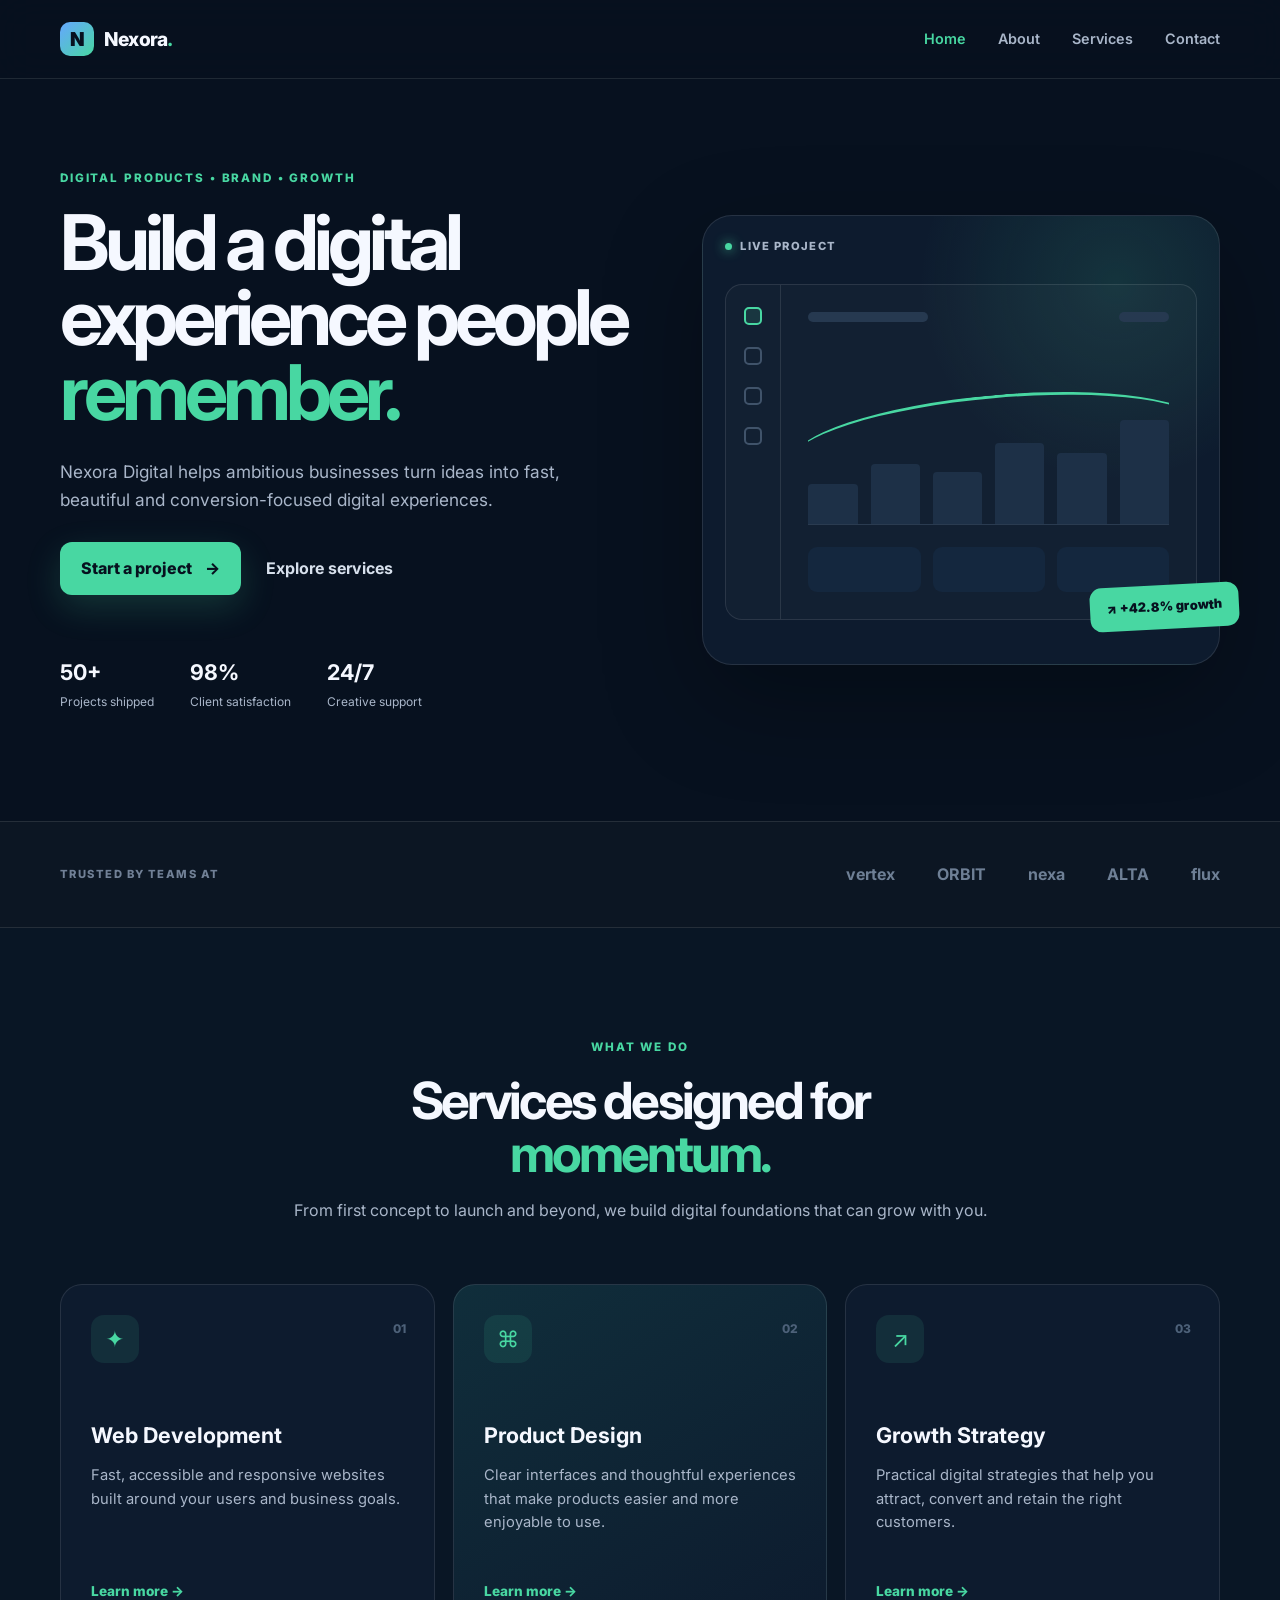
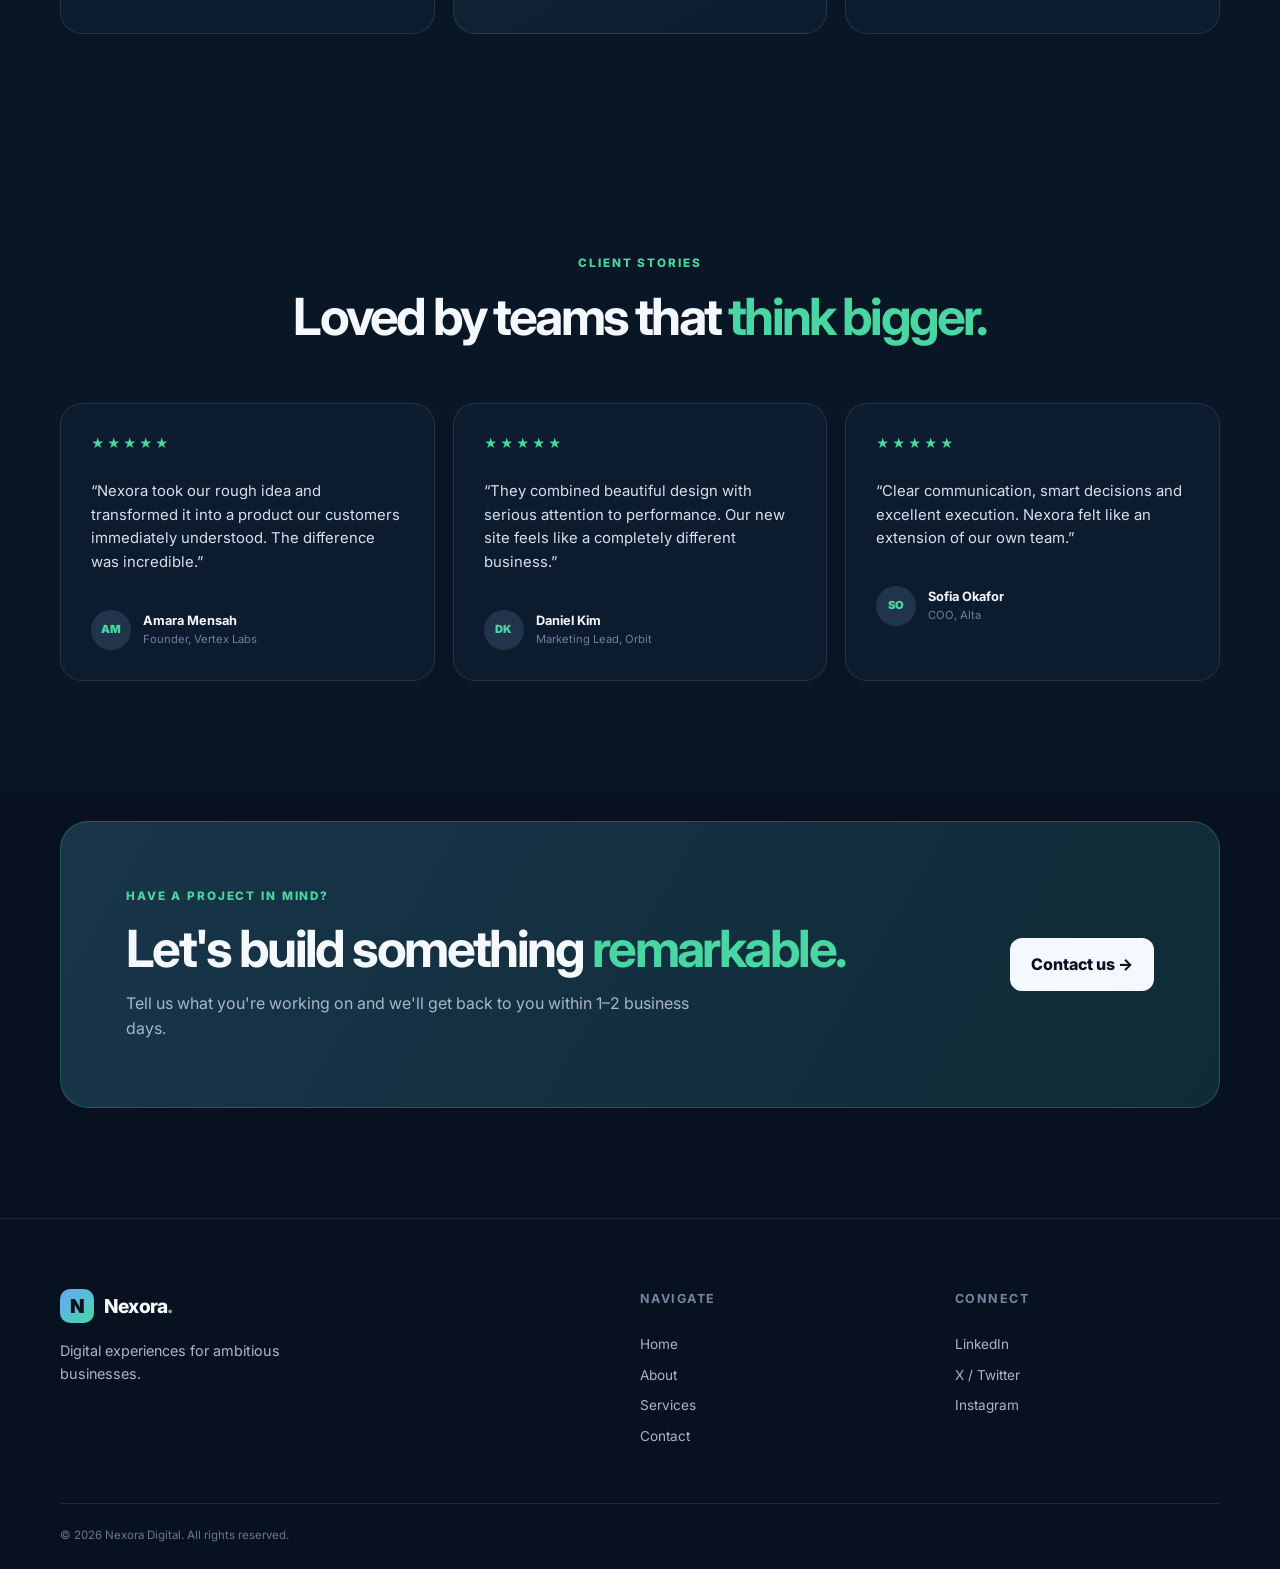
<file: index.html>
<!DOCTYPE html>
<html lang="en">
<head>
    <meta charset="UTF-8">
    <meta name="viewport" content="width=device-width, initial-scale=1.0">

    <meta
        name="description"
        content="Nexora Digital creates modern websites, digital products and growth strategies for ambitious businesses."
    >
    <meta
        name="author"
        content="Odono John jachukwu"
    >

    <title>Nexora Digital | Home</title>

    <link rel="preconnect" href="https://fonts.googleapis.com">
    <link rel="preconnect" href="https://fonts.gstatic.com" crossorigin>

    <link
        href="https://fonts.googleapis.com/css2?family=Inter:wght@400;500;600;700;800&display=swap"
        rel="stylesheet"
    >

    <link rel="stylesheet" href="styles/main.css">
    <script defer src="scripts/main.js"></script>
</head>

<body>

    <!-- HEADER -->
    <header class="site-header">

        <nav class="nav container">

            <a href="index.html" class="logo">
                <span class="logo-mark">N</span>
                <span>Nexora<span class="logo-dot">.</span></span>
            </a>

            <!-- Mobile menu button -->
            <button
                class="menu-toggle"
                aria-label="Open navigation menu"
                aria-expanded="false"
                aria-controls="nav-links"
            >
                <span></span>
                <span></span>
                <span></span>
            </button>

            <!-- Navigation -->
            <ul class="nav-links" id="nav-links">

                <li>
                    <a href="index.html" class="active">Home</a>
                </li>

                <li>
                    <a href="about.html">About</a>
                </li>

                <li>
                    <a href="services.html">Services</a>
                </li>

                <li>
                    <a href="contact.html">Contact</a>
                </li>

            </ul>

        </nav>

    </header>


    <main>

        <!-- HERO -->
        <section class="hero section">

            <div class="container hero-grid">

                <div class="hero-copy reveal">

                    <p class="eyebrow">
                        DIGITAL PRODUCTS • BRAND • GROWTH
                    </p>

                    <h1>
                        Build a digital experience people
                        <span>remember.</span>
                    </h1>

                    <p class="hero-text">
                        Nexora Digital helps ambitious businesses turn ideas
                        into fast, beautiful and conversion-focused digital
                        experiences.
                    </p>

                    <div class="hero-actions">

                        <a href="contact.html" class="btn btn-primary">
                            Start a project
                            <span>→</span>
                        </a>

                        <a href="services.html" class="text-link">
                            Explore services
                        </a>

                    </div>


                    <div class="trust-row">

                        <div>
                            <strong>50+</strong>
                            <span>Projects shipped</span>
                        </div>

                        <div>
                            <strong>98%</strong>
                            <span>Client satisfaction</span>
                        </div>

                        <div>
                            <strong>24/7</strong>
                            <span>Creative support</span>
                        </div>

                    </div>

                </div>


                <!-- Hero visual -->
                <div class="hero-card reveal">

                    <div class="card-top">

                        <span class="status"></span>

                        LIVE PROJECT

                    </div>


                    <div class="dashboard">

                        <div class="mini-sidebar">

                            <span class="active"></span>
                            <span></span>
                            <span></span>
                            <span></span>

                        </div>


                        <div class="dashboard-content">

                            <div class="dash-title">

                                <span></span>
                                <span></span>

                            </div>


                            <div class="chart">

                                <div class="chart-line"></div>

                                <div class="chart-bars">

                                    <i></i>
                                    <i></i>
                                    <i></i>
                                    <i></i>
                                    <i></i>
                                    <i></i>

                                </div>

                            </div>


                            <div class="metric-row">

                                <div></div>
                                <div></div>
                                <div></div>

                            </div>

                        </div>

                    </div>


                    <div class="floating-badge">
                        ↗ +42.8% growth
                    </div>

                </div>

            </div>

        </section>


        <!-- TRUSTED COMPANIES -->
        <section class="logo-strip">

            <div class="container logo-strip-inner">

                <span>TRUSTED BY TEAMS AT</span>

                <div>

                    <b>vertex</b>
                    <b>ORBIT</b>
                    <b>nexa</b>
                    <b>ALTA</b>
                    <b>flux</b>

                </div>

            </div>

        </section>


        <!-- SERVICES PREVIEW -->
        <section class="section services">

            <div class="container">

                <div class="section-heading centered reveal">

                    <p class="eyebrow">
                        WHAT WE DO
                    </p>

                    <h2>
                        Services designed for
                        <span>momentum.</span>
                    </h2>

                    <p>
                        From first concept to launch and beyond,
                        we build digital foundations that can grow with you.
                    </p>

                </div>


                <div class="service-grid">

                    <article class="service-card reveal">

                        <div class="icon">✦</div>

                        <span class="number">01</span>

                        <h3>
                            Web Development
                        </h3>

                        <p>
                            Fast, accessible and responsive websites
                            built around your users and business goals.
                        </p>

                        <a href="services.html">
                            Learn more →
                        </a>

                    </article>


                    <article class="service-card featured reveal">

                        <div class="icon">⌘</div>

                        <span class="number">02</span>

                        <h3>
                            Product Design
                        </h3>

                        <p>
                            Clear interfaces and thoughtful experiences
                            that make products easier and more enjoyable to use.
                        </p>

                        <a href="services.html">
                            Learn more →
                        </a>

                    </article>


                    <article class="service-card reveal">

                        <div class="icon">↗</div>

                        <span class="number">03</span>

                        <h3>
                            Growth Strategy
                        </h3>

                        <p>
                            Practical digital strategies that help you
                            attract, convert and retain the right customers.
                        </p>

                        <a href="services.html">
                            Learn more →
                        </a>

                    </article>

                </div>

            </div>

        </section>


        <!-- TESTIMONIALS -->
        <section class="section testimonials">

            <div class="container">

                <div class="section-heading centered reveal">

                    <p class="eyebrow">
                        CLIENT STORIES
                    </p>

                    <h2>
                        Loved by teams that
                        <span>think bigger.</span>
                    </h2>

                </div>


                <div class="testimonial-grid">

                    <figure class="testimonial reveal">

                        <div class="stars">
                            ★★★★★
                        </div>

                        <blockquote>
                            “Nexora took our rough idea and transformed
                            it into a product our customers immediately
                            understood. The difference was incredible.”
                        </blockquote>

                        <figcaption>

                            <div class="avatar">
                                AM
                            </div>

                            <div>

                                <strong>
                                    Amara Mensah
                                </strong>

                                <span>
                                    Founder, Vertex Labs
                                </span>

                            </div>

                        </figcaption>

                    </figure>


                    <figure class="testimonial reveal">

                        <div class="stars">
                            ★★★★★
                        </div>

                        <blockquote>
                            “They combined beautiful design with serious
                            attention to performance. Our new site feels
                            like a completely different business.”
                        </blockquote>

                        <figcaption>

                            <div class="avatar">
                                DK
                            </div>

                            <div>

                                <strong>
                                    Daniel Kim
                                </strong>

                                <span>
                                    Marketing Lead, Orbit
                                </span>

                            </div>

                        </figcaption>

                    </figure>


                    <figure class="testimonial reveal">

                        <div class="stars">
                            ★★★★★
                        </div>

                        <blockquote>
                            “Clear communication, smart decisions and
                            excellent execution. Nexora felt like an
                            extension of our own team.”
                        </blockquote>

                        <figcaption>

                            <div class="avatar">
                                SO
                            </div>

                            <div>

                                <strong>
                                    Sofia Okafor
                                </strong>

                                <span>
                                    COO, Alta
                                </span>

                            </div>

                        </figcaption>

                    </figure>

                </div>

            </div>

        </section>


        <!-- CTA -->
        <section class="cta section">

            <div class="container cta-box reveal">

                <div>

                    <p class="eyebrow">
                        HAVE A PROJECT IN MIND?
                    </p>

                    <h2>
                        Let's build something
                        <span>remarkable.</span>
                    </h2>

                    <p>
                        Tell us what you're working on and we'll
                        get back to you within 1–2 business days.
                    </p>

                </div>


                <a href="contact.html" class="btn btn-light">
                    Contact us →
                </a>

            </div>

        </section>

    </main>


    <!-- FOOTER -->
    <footer class="footer">

        <div class="container footer-grid">

            <div>

                <a href="index.html" class="logo footer-logo">

                    <span class="logo-mark">
                        N
                    </span>

                    <span>
                        Nexora<span class="logo-dot">.</span>
                    </span>

                </a>

                <p>
                    Digital experiences for ambitious businesses.
                </p>

            </div>


            <div>

                <h3>
                    Navigate
                </h3>

                <a href="index.html">
                    Home
                </a>

                <a href="about.html">
                    About
                </a>

                <a href="services.html">
                    Services
                </a>

                <a href="contact.html">
                    Contact
                </a>

            </div>


            <div>

                <h3>
                    Connect
                </h3>

                <a href="https://www.linkedin.com/in/john-jachukwu-odono-5481013a9?utm_source=share_via&utm_content=profile&utm_medium=member_android">
                    LinkedIn
                </a>

                <a href="https://x.com/OdonoJohn141442">
                    X / Twitter
                </a>

                <a href="https://instagram.com/odono_john?stkn=OTd2b240bm1ienlx">
                    Instagram
                </a>

            </div>

        </div>


        <div class="container footer-bottom">

            <span>
                © 2026 Nexora Digital. All rights reserved.
            </span>
        </div>

    </footer>


    

</body>
</html>
</file>
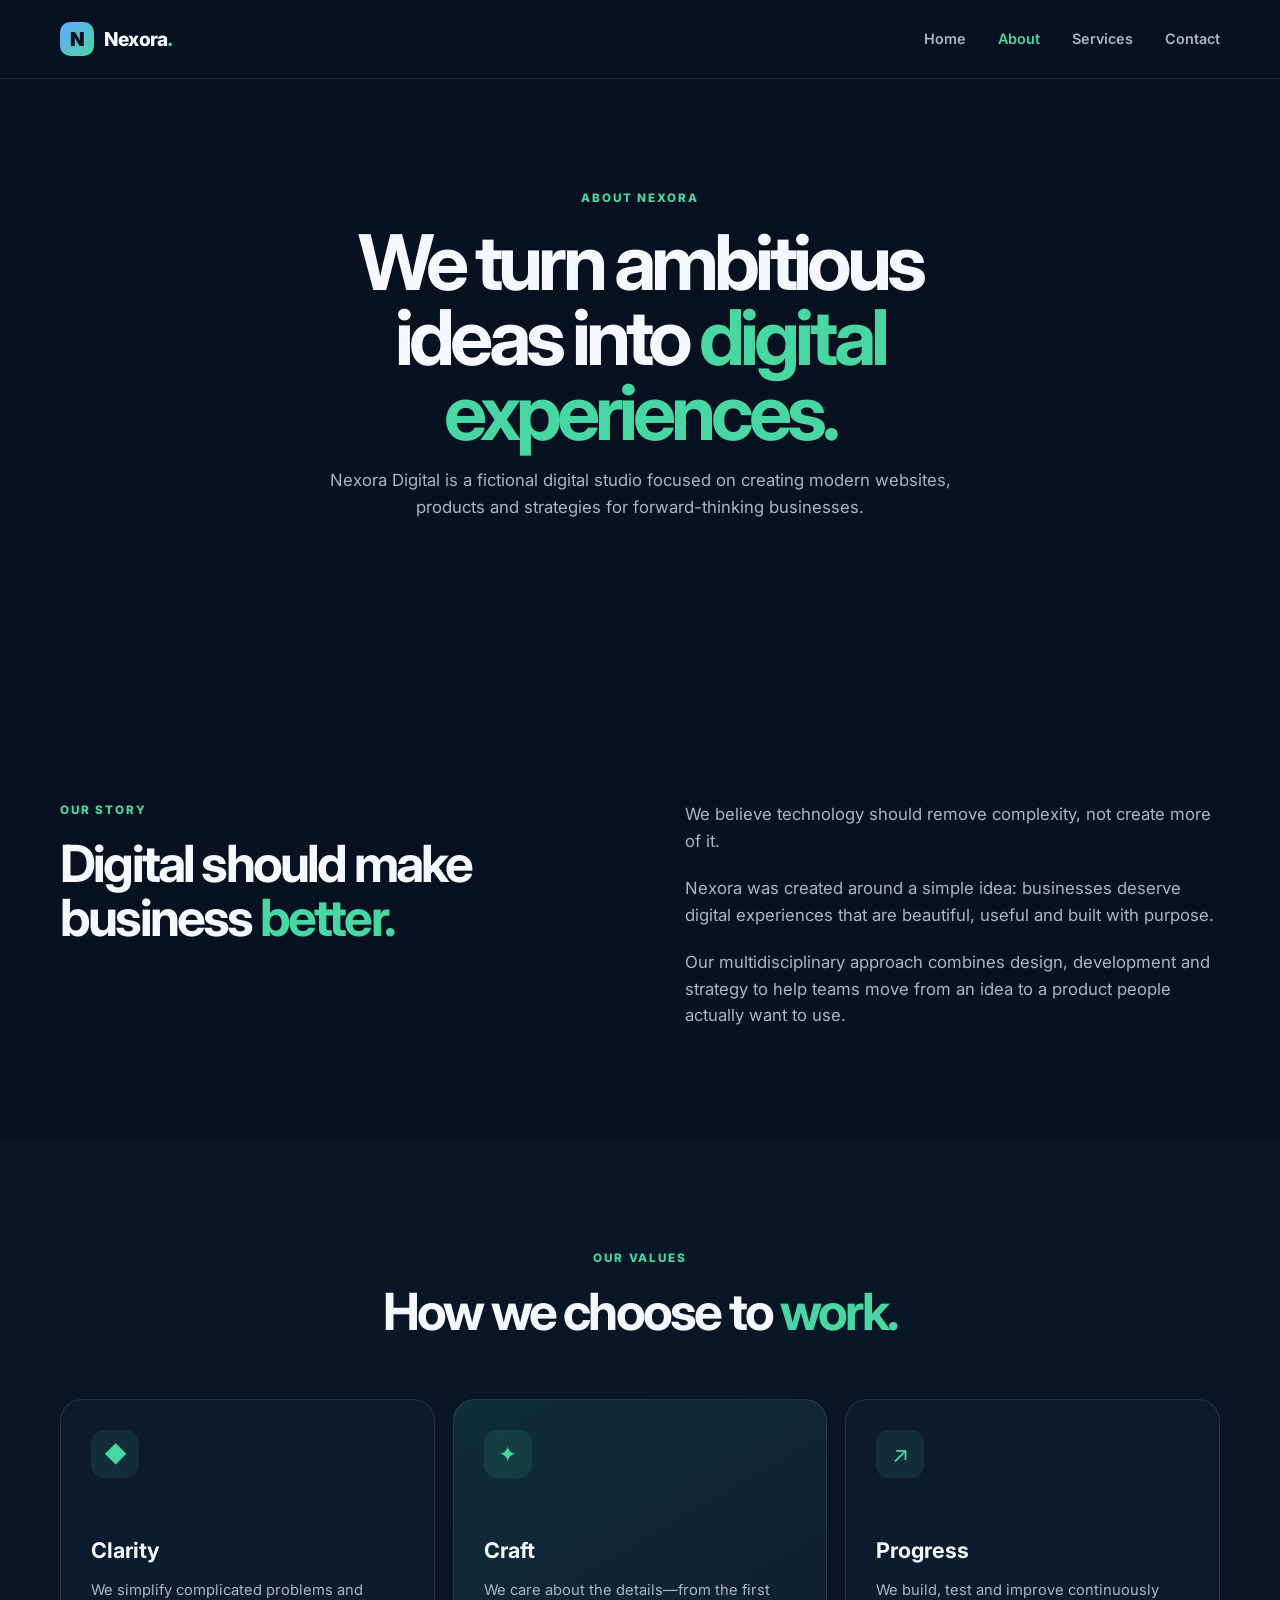
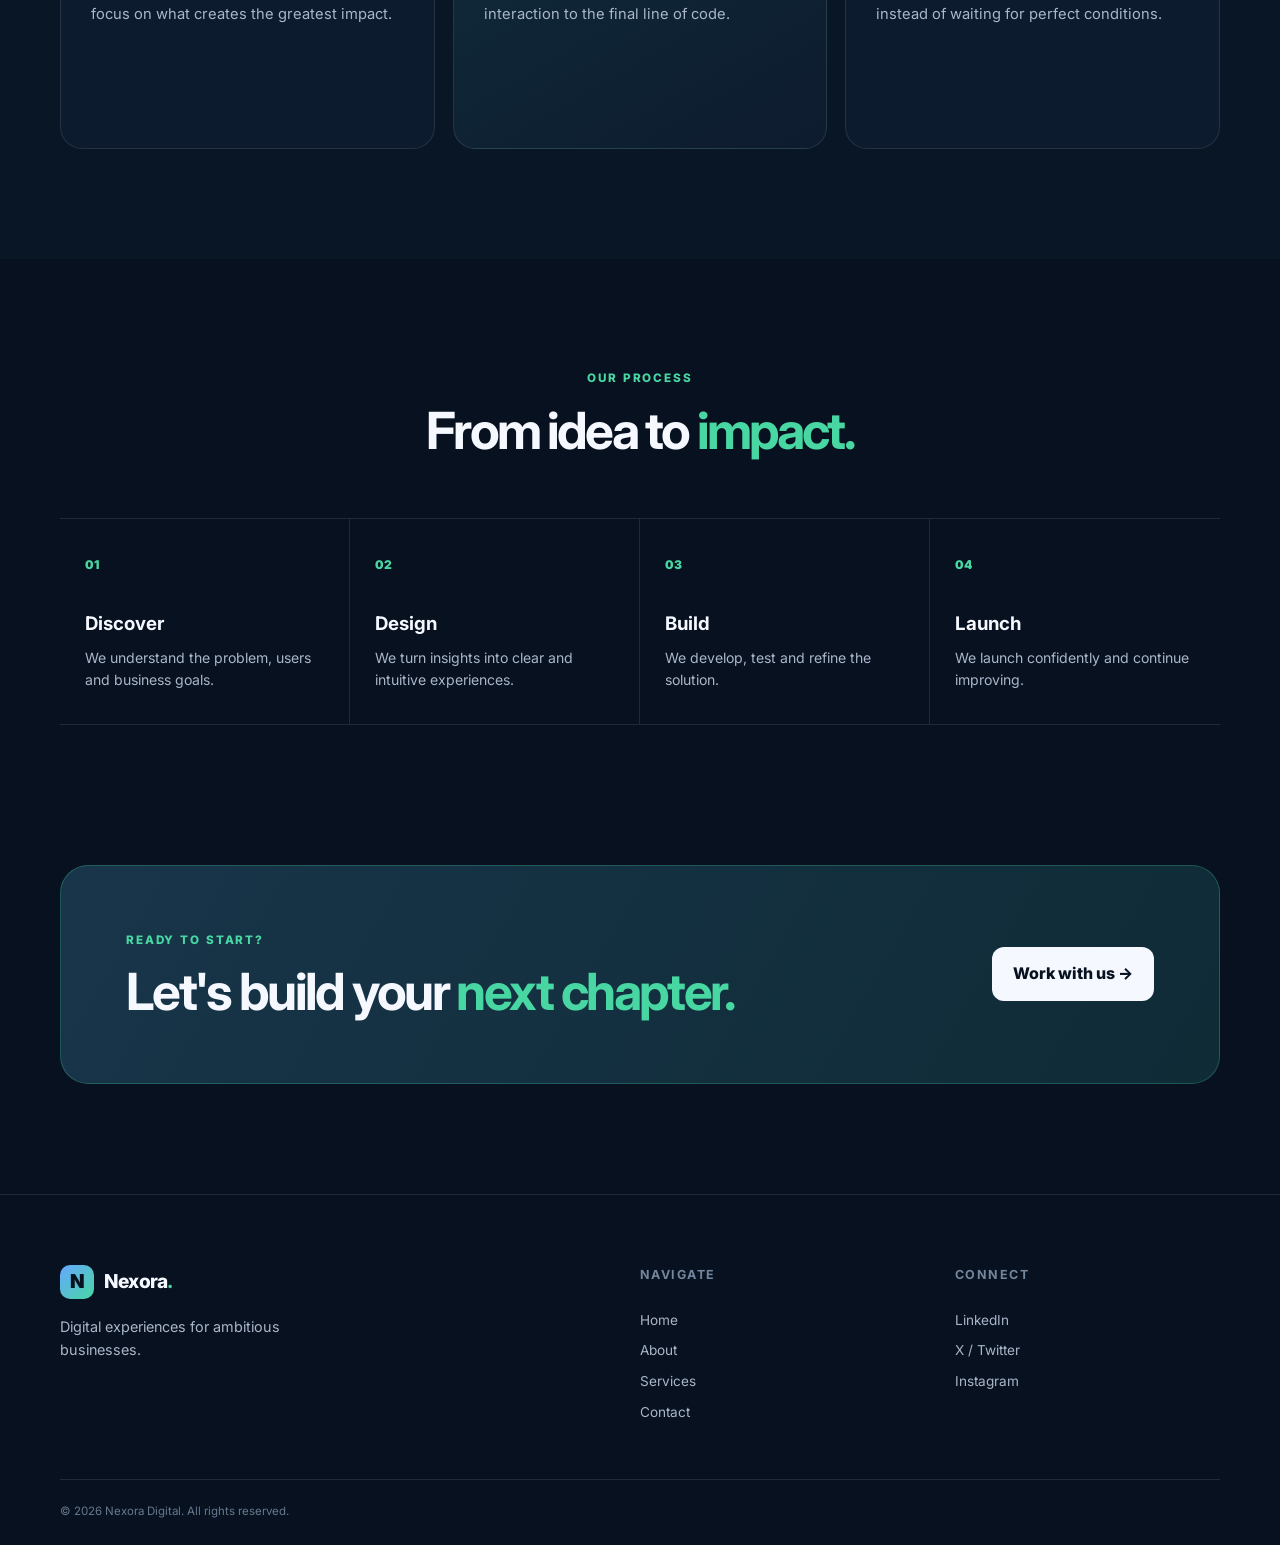
<file: about.html>
<!DOCTYPE html>
<html lang="en">

<head>

    <meta charset="UTF-8">

    <meta
        name="viewport"
        content="width=device-width, initial-scale=1.0"
    >

    <meta
        name="description"
        content="Learn more about Nexora Digital, our values, process and approach to digital products."
    >

    <meta
        name="author"
        content="Odono John jachukwu"
    >

    <title>Nexora Digital | About</title>

    <link
        rel="preconnect"
        href="https://fonts.googleapis.com"
    >

    <link
        rel="preconnect"
        href="https://fonts.gstatic.com"
        crossorigin
    >

    <link
        href="https://fonts.googleapis.com/css2?family=Inter:wght@400;500;600;700;800&display=swap"
        rel="stylesheet"
    >

    <link rel="stylesheet" href="styles/main.css">
    <script defer src="scripts/main.js"></script>

</head>


<body>


<header class="site-header">

    <nav class="nav container">

        <a href="index.html" class="logo">

            <span class="logo-mark">
                N
            </span>

            <span>
                Nexora<span class="logo-dot">.</span>
            </span>

        </a>


        <button
            class="menu-toggle"
            aria-label="Open navigation menu"
            aria-expanded="false"
            aria-controls="nav-links"
        >

            <span></span>
            <span></span>
            <span></span>

        </button>


        <ul class="nav-links" id="nav-links">

            <li>
                <a href="index.html">
                    Home
                </a>
            </li>

            <li>
                <a href="about.html" class="active">
                    About
                </a>
            </li>

            <li>
                <a href="services.html">
                    Services
                </a>
            </li>

            <li>
                <a href="contact.html">
                    Contact
                </a>
            </li>

        </ul>

    </nav>

</header>


<main>


    <!-- PAGE HERO -->

    <section class="page-hero section">

        <div class="container centered reveal">

            <p class="eyebrow">
                ABOUT NEXORA
            </p>

            <h1>
                We turn ambitious ideas into
                <span>digital experiences.</span>
            </h1>

            <p>
                Nexora Digital is a fictional digital studio focused on
                creating modern websites, products and strategies for
                forward-thinking businesses.
            </p>

        </div>

    </section>


    <!-- STORY -->

    <section class="section">

        <div class="container split">

            <div class="section-heading reveal">

                <p class="eyebrow">
                    OUR STORY
                </p>

                <h2>
                    Digital should make business
                    <span>better.</span>
                </h2>

            </div>


            <div class="about-copy reveal">

                <p>
                    We believe technology should remove complexity,
                    not create more of it.
                </p>

                <p>
                    Nexora was created around a simple idea:
                    businesses deserve digital experiences that are
                    beautiful, useful and built with purpose.
                </p>

                <p>
                    Our multidisciplinary approach combines design,
                    development and strategy to help teams move from
                    an idea to a product people actually want to use.
                </p>

            </div>

        </div>

    </section>


    <!-- VALUES -->

    <section class="section services">

        <div class="container">

            <div class="section-heading centered reveal">

                <p class="eyebrow">
                    OUR VALUES
                </p>

                <h2>
                    How we choose to
                    <span>work.</span>
                </h2>

            </div>


            <div class="service-grid">

                <article class="service-card reveal">

                    <div class="icon">
                        ◆
                    </div>

                    <h3>
                        Clarity
                    </h3>

                    <p>
                        We simplify complicated problems and focus
                        on what creates the greatest impact.
                    </p>

                </article>


                <article class="service-card featured reveal">

                    <div class="icon">
                        ✦
                    </div>

                    <h3>
                        Craft
                    </h3>

                    <p>
                        We care about the details—from the first
                        interaction to the final line of code.
                    </p>

                </article>


                <article class="service-card reveal">

                    <div class="icon">
                        ↗
                    </div>

                    <h3>
                        Progress
                    </h3>

                    <p>
                        We build, test and improve continuously instead
                        of waiting for perfect conditions.
                    </p>

                </article>

            </div>

        </div>

    </section>


    <!-- PROCESS -->

    <section class="section">

        <div class="container">

            <div class="section-heading centered reveal">

                <p class="eyebrow">
                    OUR PROCESS
                </p>

                <h2>
                    From idea to
                    <span>impact.</span>
                </h2>

            </div>


            <div class="process-grid">

                <div class="process-item reveal">

                    <span>
                        01
                    </span>

                    <h3>
                        Discover
                    </h3>

                    <p>
                        We understand the problem, users and business goals.
                    </p>

                </div>


                <div class="process-item reveal">

                    <span>
                        02
                    </span>

                    <h3>
                        Design
                    </h3>

                    <p>
                        We turn insights into clear and intuitive experiences.
                    </p>

                </div>


                <div class="process-item reveal">

                    <span>
                        03
                    </span>

                    <h3>
                        Build
                    </h3>

                    <p>
                        We develop, test and refine the solution.
                    </p>

                </div>


                <div class="process-item reveal">

                    <span>
                        04
                    </span>

                    <h3>
                        Launch
                    </h3>

                    <p>
                        We launch confidently and continue improving.
                    </p>

                </div>

            </div>

        </div>

    </section>


    <!-- CTA -->

    <section class="cta section">

        <div class="container cta-box reveal">

            <div>

                <p class="eyebrow">
                    READY TO START?
                </p>

                <h2>
                    Let's build your
                    <span>next chapter.</span>
                </h2>

            </div>

            <a
                href="contact.html"
                class="btn btn-light"
            >
                Work with us →
            </a>

        </div>

    </section>


</main>


<footer class="footer">

    <div class="container footer-grid">

        <div>

            <a href="index.html" class="logo">

                <span class="logo-mark">
                    N
                </span>

                <span>
                    Nexora<span class="logo-dot">.</span>
                </span>

            </a>

            <p>
                Digital experiences for ambitious businesses.
            </p>

        </div>


        <div>

            <h3>
                Navigate
            </h3>

            <a href="index.html">
                Home
            </a>

            <a href="about.html">
                About
            </a>

            <a href="services.html">
                Services
            </a>

            <a href="contact.html">
                Contact
            </a>

        </div>


        <div>

            <h3>
                Connect
            </h3>

            <a href="https://www.linkedin.com/in/john-jachukwu-odono-5481013a9?utm_source=share_via&utm_content=profile&utm_medium=member_android">
                LinkedIn
            </a>

            <a href="https://x.com/OdonoJohn141442">
                X / Twitter
            </a>

            <a href="https://instagram.com/odono_john?stkn=OTd2b240bm1ienlx">
                Instagram
            </a>

        </div>

    </div>


    <div class="container footer-bottom">

        <span>
            © 2026 Nexora Digital. All rights reserved.
        </span>
    </div>

</footer>




</body>
</html>
</file>
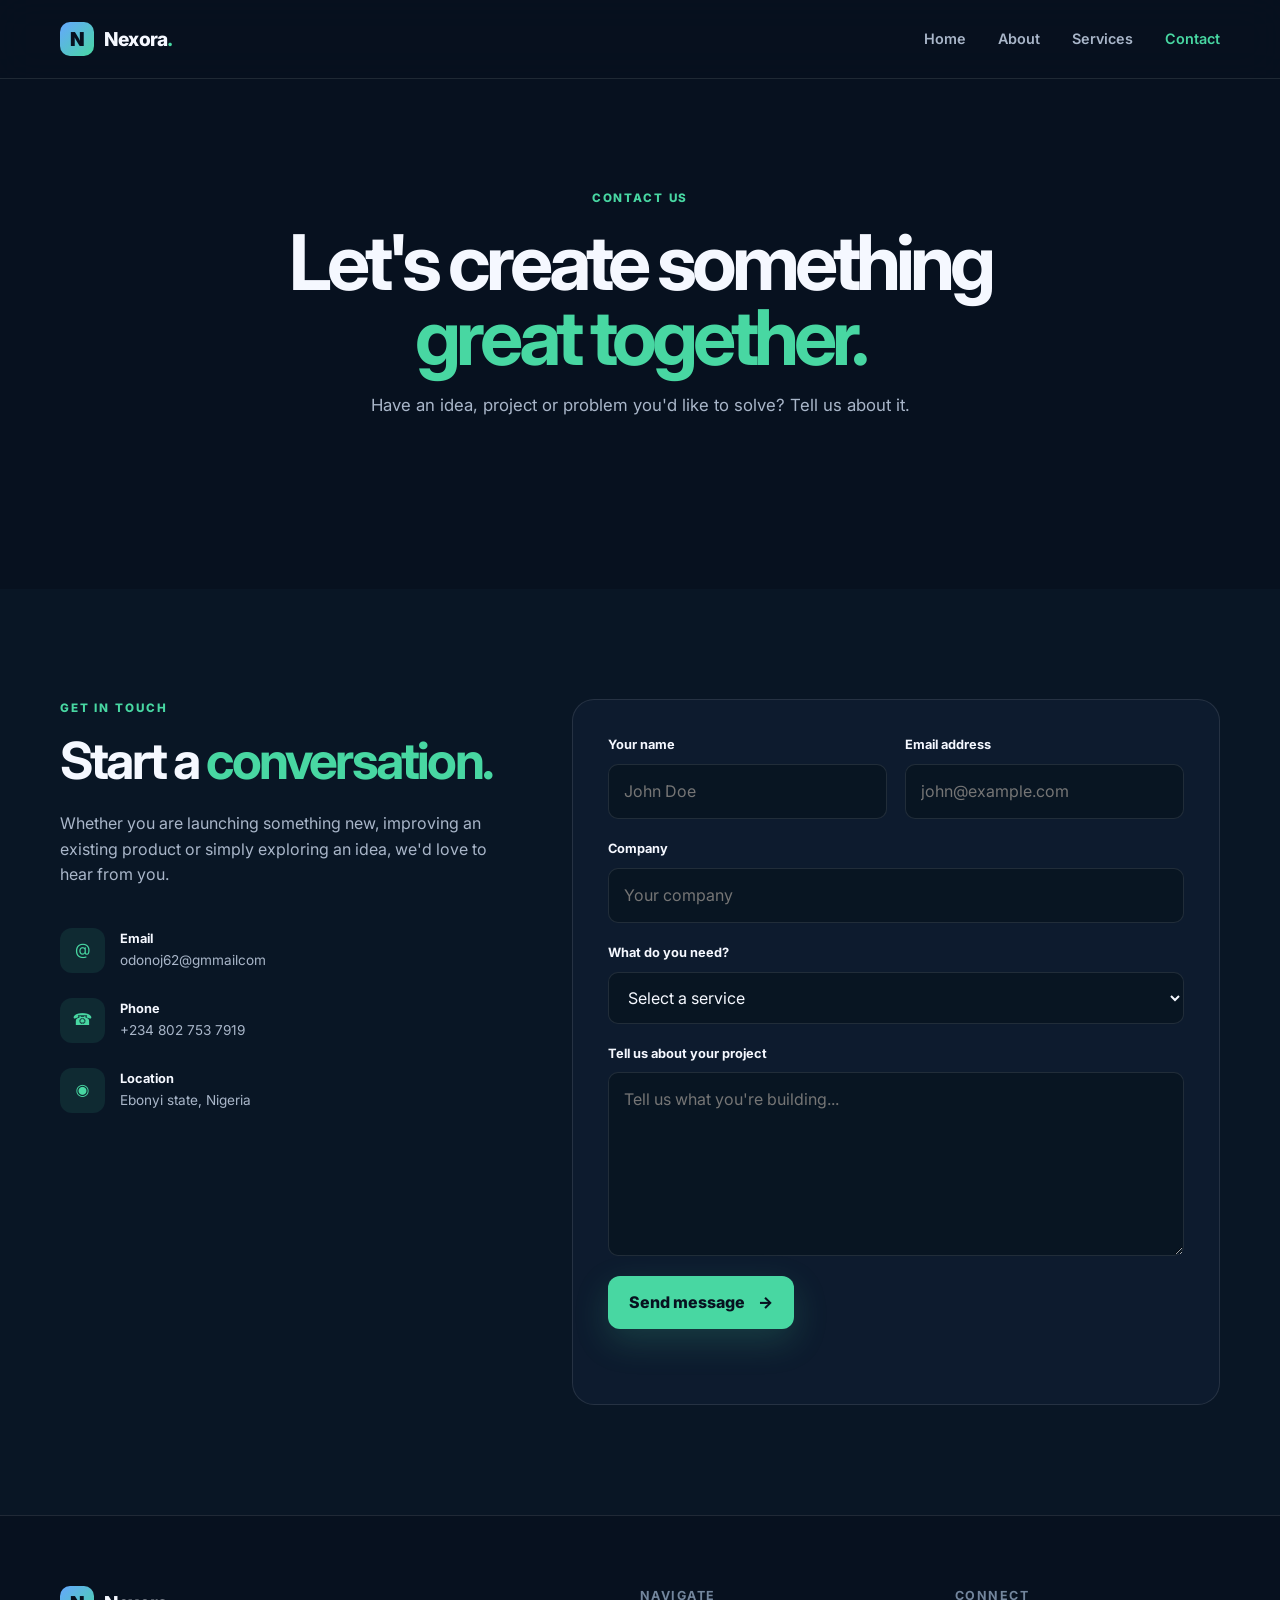
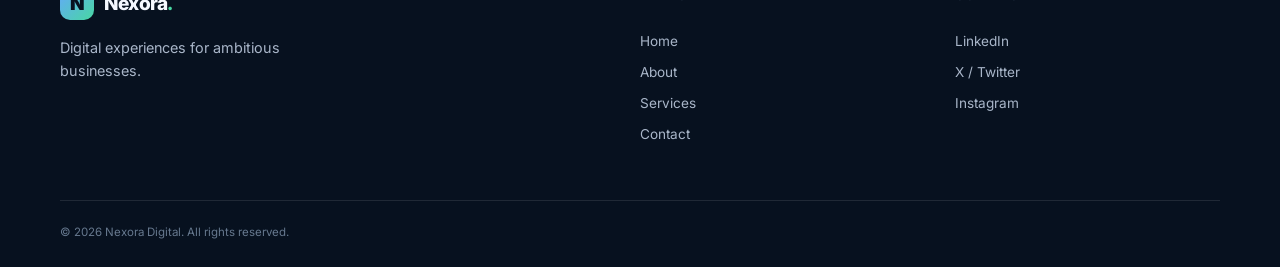
<file: contact.html>
<!DOCTYPE html>
<html lang="en">

<head>

    <meta charset="UTF-8">

    <meta
        name="viewport"
        content="width=device-width, initial-scale=1.0"
    >

    <meta
        name="description"
        content="Contact Nexora Digital to discuss your next website, digital product or growth project."
    >

    <meta
        name="author"
        content="Odono John jachukwu"
    >

    <title>Nexora Digital | Contact</title>

    <link
        rel="preconnect"
        href="https://fonts.googleapis.com"
    >

    <link
        rel="preconnect"
        href="https://fonts.gstatic.com"
        crossorigin
    >

    <link
        href="https://fonts.googleapis.com/css2?family=Inter:wght@400;500;600;700;800&display=swap"
        rel="stylesheet"
    >

    <link rel="stylesheet" href="styles/main.css">
    <script defer src="scripts/main.js"></script>

</head>


<body>


<header class="site-header">

    <nav class="nav container">

        <a href="index.html" class="logo">

            <span class="logo-mark">
                N
            </span>

            <span>
                Nexora<span class="logo-dot">.</span>
            </span>

        </a>


        <button
            class="menu-toggle"
            aria-label="Open navigation menu"
            aria-expanded="false"
            aria-controls="nav-links"
        >

            <span></span>
            <span></span>
            <span></span>

        </button>


        <ul class="nav-links" id="nav-links">

            <li>
                <a href="index.html">
                    Home
                </a>
            </li>

            <li>
                <a href="about.html">
                    About
                </a>
            </li>

            <li>
                <a href="services.html">
                    Services
                </a>
            </li>

            <li>
                <a href="contact.html" class="active">
                    Contact
                </a>
            </li>

        </ul>

    </nav>

</header>


<main>


    <!-- CONTACT HERO -->

    <section class="page-hero section">

        <div class="container centered reveal">

            <p class="eyebrow">
                CONTACT US
            </p>

            <h1>
                Let's create something
                <span>great together.</span>
            </h1>

            <p>
                Have an idea, project or problem you'd like to solve?
                Tell us about it.
            </p>

        </div>

    </section>


    <!-- CONTACT AREA -->

    <section class="section contact-section">

        <div class="container contact-grid">


            <!-- CONTACT INFORMATION -->

            <div class="contact-info reveal">

                <p class="eyebrow">
                    GET IN TOUCH
                </p>

                <h2>
                    Start a
                    <span>conversation.</span>
                </h2>

                <p>
                    Whether you are launching something new,
                    improving an existing product or simply exploring
                    an idea, we'd love to hear from you.
                </p>


                <div class="contact-details">

                    <div>

                        <span class="contact-icon">
                            @
                        </span>

                        <div>

                            <strong>
                                Email
                            </strong>

                            <a href="mailto:odonoj62@gmail.com">
                                odonoj62@gmmailcom
                            </a>

                        </div>

                    </div>


                    <div>

                        <span class="contact-icon">
                            ☎
                        </span>

                        <div>

                            <strong>
                                Phone
                            </strong>

                            <a href="tel:+2348027537919">
                                +234 802 753 7919
                            </a>

                        </div>

                    </div>


                    <div>

                        <span class="contact-icon">
                            ◉
                        </span>

                        <div>

                            <strong>
                                Location
                            </strong>

                            <span>
                                Ebonyi state, Nigeria
                            </span>

                        </div>

                    </div>

                </div>

            </div>


            <!-- FORM -->

            <div class="contact-form-wrapper reveal">

                <form
                    class="contact-form"
                    id="contact-form"
                >

                    <div class="form-row">

                        <div class="form-group">

                            <label for="name">
                                Your name
                            </label>

                            <input
                                type="text"
                                id="name"
                                name="name"
                                placeholder="John Doe"
                                required
                            >

                        </div>


                        <div class="form-group">

                            <label for="email">
                                Email address
                            </label>

                            <input
                                type="email"
                                id="email"
                                name="email"
                                placeholder="john@example.com"
                                required
                            >

                        </div>

                    </div>


                    <div class="form-group">

                        <label for="company">
                            Company
                        </label>

                        <input
                            type="text"
                            id="company"
                            name="company"
                            placeholder="Your company"
                        >

                    </div>


                    <div class="form-group">

                        <label for="service">
                            What do you need?
                        </label>

                        <select
                            id="service"
                            name="service"
                            required
                        >

                            <option value="">
                                Select a service
                            </option>

                            <option value="web-development">
                                Web Development
                            </option>

                            <option value="product-design">
                                Product Design
                            </option>

                            <option value="growth-strategy">
                                Growth Strategy
                            </option>

                            <option value="consulting">
                                Digital Consulting
                            </option>

                        </select>

                    </div>


                    <div class="form-group">

                        <label for="message">
                            Tell us about your project
                        </label>

                        <textarea
                            id="message"
                            name="message"
                            rows="6"
                            placeholder="Tell us what you're building..."
                            required
                        ></textarea>

                    </div>


                    <button
                        type="submit"
                        class="btn btn-primary submit-button"
                    >
                        Send message
                        <span>→</span>
                    </button>


                    <p
                        class="form-message"
                        id="form-message"
                    ></p>

                </form>

            </div>

        </div>

    </section>


</main>


<footer class="footer">

    <div class="container footer-grid">

        <div>

            <a href="index.html" class="logo">

                <span class="logo-mark">
                    N
                </span>

                <span>
                    Nexora<span class="logo-dot">.</span>
                </span>

            </a>

            <p>
                Digital experiences for ambitious businesses.
            </p>

        </div>


        <div>

            <h3>
                Navigate
            </h3>

            <a href="index.html">
                Home
            </a>

            <a href="about.html">
                About
            </a>

            <a href="services.html">
                Services
            </a>

            <a href="contact.html">
                Contact
            </a>

        </div>


        <div>

            <h3>
                Connect
            </h3>

            <a href="https://www.linkedin.com/in/john-jachukwu-odono-5481013a9?utm_source=share_via&utm_content=profile&utm_medium=member_android">
                LinkedIn
            </a>

            <a href="https://x.com/OdonoJohn141442">
                X / Twitter
            </a>

            <a href="https://instagram.com/odono_john?stkn=OTd2b240bm1ienlx">
                Instagram
            </a>

        </div>

    </div>


    <div class="container footer-bottom">

        <span>
            © 2026 Nexora Digital. All rights reserved.
        </span>

    </div>

</footer>


</body>
</html>
</file>
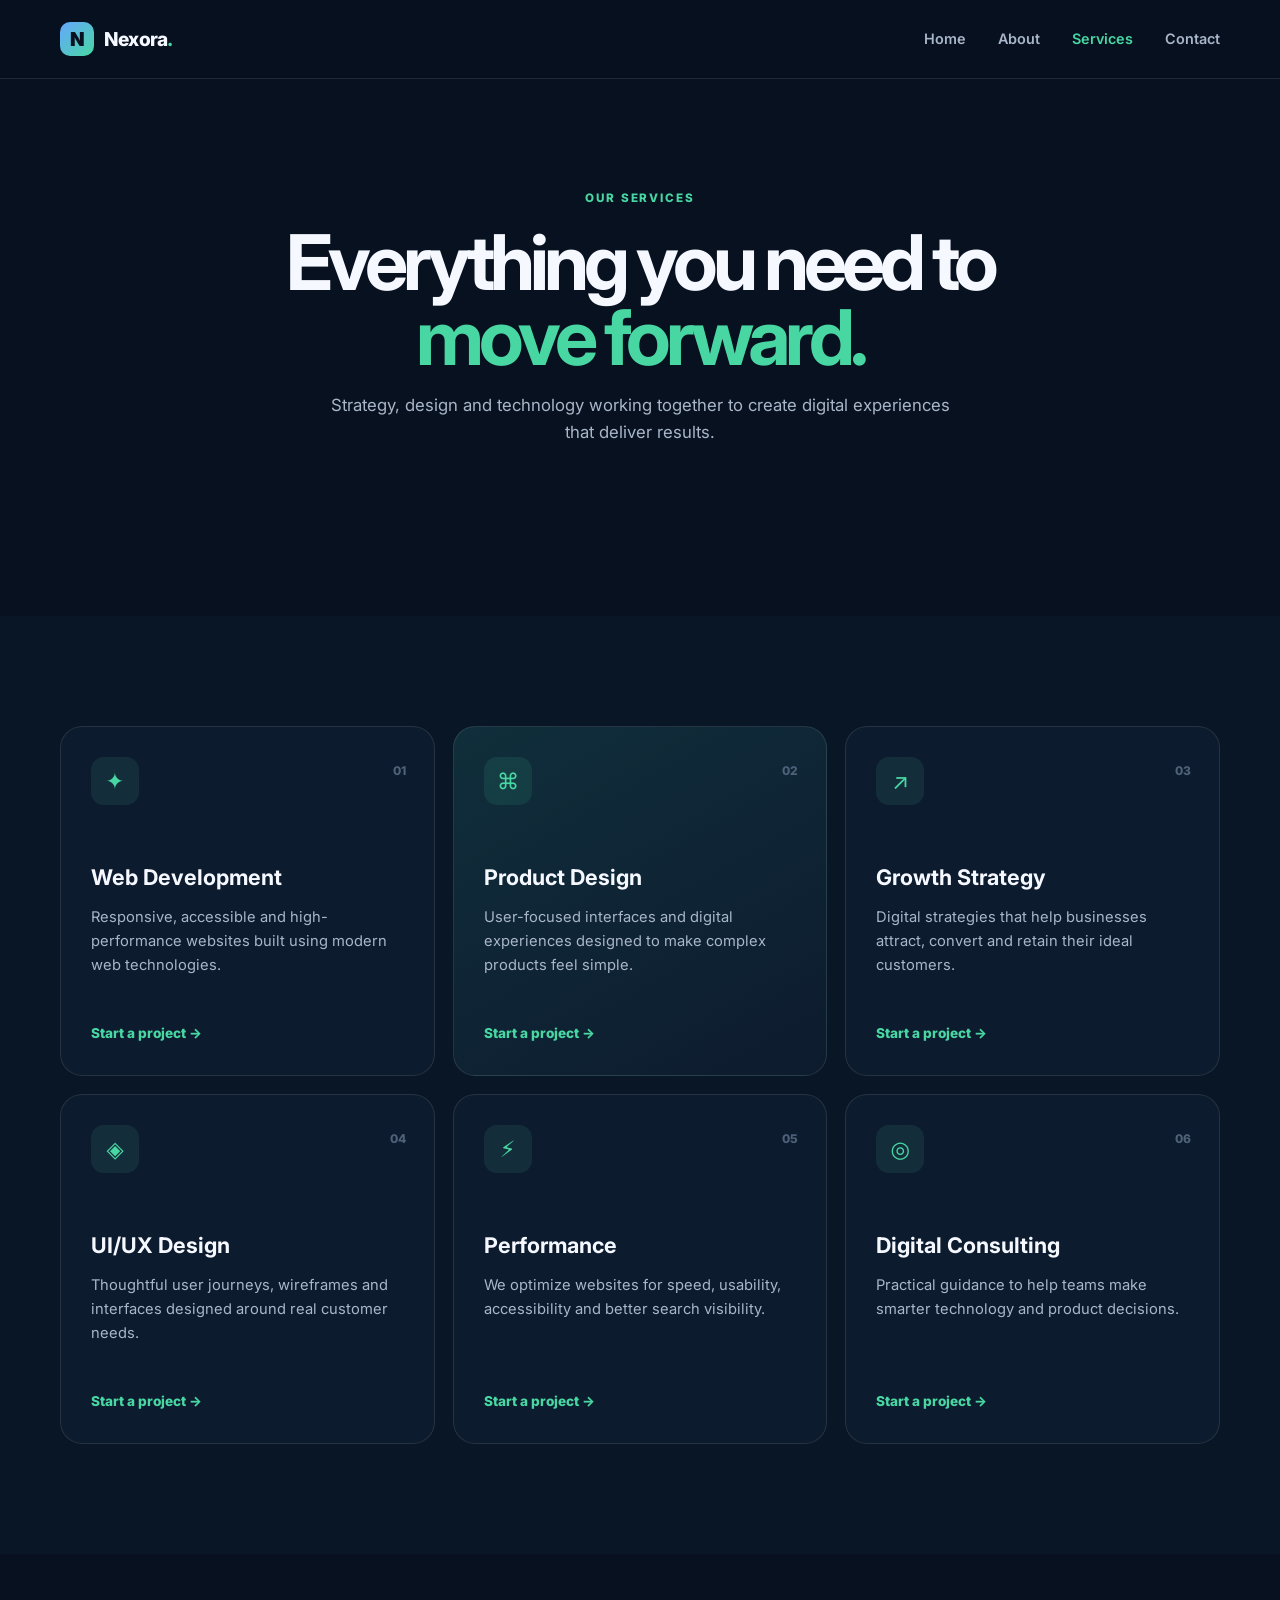
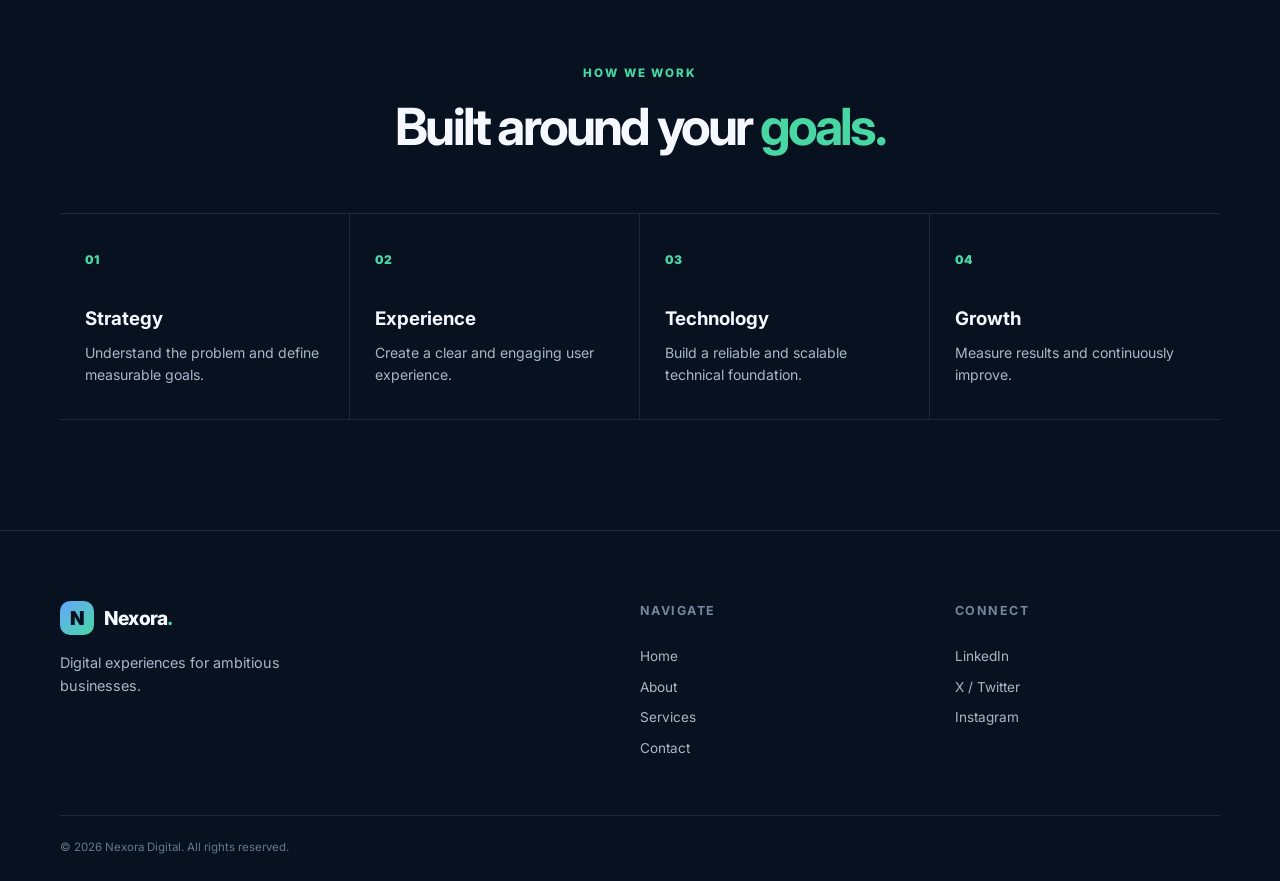
<file: services.html>
<!DOCTYPE html>
<html lang="en">

<head>

    <meta charset="UTF-8">

    <meta
        name="viewport"
        content="width=device-width, initial-scale=1.0"
    >

    <meta
        name="description"
        content="Explore Nexora Digital's web development, product design and growth strategy services."
    >

    <meta
        name="author"
        content="Odono John jachukwu"
    >

    <title>Nexora Digital | Services</title>

    <link
        rel="preconnect"
        href="https://fonts.googleapis.com"
    >

    <link
        rel="preconnect"
        href="https://fonts.gstatic.com"
        crossorigin
    >

    <link
        href="https://fonts.googleapis.com/css2?family=Inter:wght@400;500;600;700;800&display=swap"
        rel="stylesheet"
    >

    <link rel="stylesheet" href="styles/main.css">
    <script defer src="scripts/main.js"></script>

</head>


<body>


<header class="site-header">

    <nav class="nav container">

        <a href="index.html" class="logo">

            <span class="logo-mark">
                N
            </span>

            <span>
                Nexora<span class="logo-dot">.</span>
            </span>

        </a>


        <button
            class="menu-toggle"
            aria-label="Open navigation menu"
            aria-expanded="false"
            aria-controls="nav-links"
        >

            <span></span>
            <span></span>
            <span></span>

        </button>


        <ul class="nav-links" id="nav-links">

            <li>
                <a href="index.html">
                    Home
                </a>
            </li>

            <li>
                <a href="about.html">
                    About
                </a>
            </li>

            <li>
                <a href="services.html" class="active">
                    Services
                </a>
            </li>

            <li>
                <a href="contact.html">
                    Contact
                </a>
            </li>

        </ul>

    </nav>

</header>


<main>


    <section class="page-hero section">

        <div class="container centered reveal">

            <p class="eyebrow">
                OUR SERVICES
            </p>

            <h1>
                Everything you need to
                <span>move forward.</span>
            </h1>

            <p>
                Strategy, design and technology working together
                to create digital experiences that deliver results.
            </p>

        </div>

    </section>


    <section class="section services">

        <div class="container">

            <div class="service-grid">

                <article class="service-card reveal">

                    <div class="icon">
                        ✦
                    </div>

                    <span class="number">
                        01
                    </span>

                    <h3>
                        Web Development
                    </h3>

                    <p>
                        Responsive, accessible and high-performance
                        websites built using modern web technologies.
                    </p>

                    <a href="contact.html">
                        Start a project →
                    </a>

                </article>


                <article class="service-card featured reveal">

                    <div class="icon">
                        ⌘
                    </div>

                    <span class="number">
                        02
                    </span>

                    <h3>
                        Product Design
                    </h3>

                    <p>
                        User-focused interfaces and digital experiences
                        designed to make complex products feel simple.
                    </p>

                    <a href="contact.html">
                        Start a project →
                    </a>

                </article>


                <article class="service-card reveal">

                    <div class="icon">
                        ↗
                    </div>

                    <span class="number">
                        03
                    </span>

                    <h3>
                        Growth Strategy
                    </h3>

                    <p>
                        Digital strategies that help businesses attract,
                        convert and retain their ideal customers.
                    </p>

                    <a href="contact.html">
                        Start a project →
                    </a>

                </article>


                <article class="service-card reveal">

                    <div class="icon">
                        ◈
                    </div>

                    <span class="number">
                        04
                    </span>

                    <h3>
                        UI/UX Design
                    </h3>

                    <p>
                        Thoughtful user journeys, wireframes and interfaces
                        designed around real customer needs.
                    </p>

                    <a href="contact.html">
                        Start a project →
                    </a>

                </article>


                <article class="service-card reveal">

                    <div class="icon">
                        ⚡
                    </div>

                    <span class="number">
                        05
                    </span>

                    <h3>
                        Performance
                    </h3>

                    <p>
                        We optimize websites for speed, usability,
                        accessibility and better search visibility.
                    </p>

                    <a href="contact.html">
                        Start a project →
                    </a>

                </article>


                <article class="service-card reveal">

                    <div class="icon">
                        ◎
                    </div>

                    <span class="number">
                        06
                    </span>

                    <h3>
                        Digital Consulting
                    </h3>

                    <p>
                        Practical guidance to help teams make smarter
                        technology and product decisions.
                    </p>

                    <a href="contact.html">
                        Start a project →
                    </a>

                </article>

            </div>

        </div>

    </section>


    <section class="section">

        <div class="container">

            <div class="section-heading centered reveal">

                <p class="eyebrow">
                    HOW WE WORK
                </p>

                <h2>
                    Built around your
                    <span>goals.</span>
                </h2>

            </div>


            <div class="process-grid">

                <div class="process-item reveal">

                    <span>
                        01
                    </span>

                    <h3>
                        Strategy
                    </h3>

                    <p>
                        Understand the problem and define measurable goals.
                    </p>

                </div>


                <div class="process-item reveal">

                    <span>
                        02
                    </span>

                    <h3>
                        Experience
                    </h3>

                    <p>
                        Create a clear and engaging user experience.
                    </p>

                </div>


                <div class="process-item reveal">

                    <span>
                        03
                    </span>

                    <h3>
                        Technology
                    </h3>

                    <p>
                        Build a reliable and scalable technical foundation.
                    </p>

                </div>


                <div class="process-item reveal">

                    <span>
                        04
                    </span>

                    <h3>
                        Growth
                    </h3>

                    <p>
                        Measure results and continuously improve.
                    </p>

                </div>

            </div>

        </div>

    </section>


</main>


<footer class="footer">

    <div class="container footer-grid">

        <div>

            <a href="index.html" class="logo">

                <span class="logo-mark">
                    N
                </span>

                <span>
                    Nexora<span class="logo-dot">.</span>
                </span>

            </a>

            <p>
                Digital experiences for ambitious businesses.
            </p>

        </div>


        <div>

            <h3>
                Navigate
            </h3>

            <a href="index.html">
                Home
            </a>

            <a href="about.html">
                About
            </a>

            <a href="services.html">
                Services
            </a>

            <a href="contact.html">
                Contact
            </a>

        </div>


        <div>

            <h3>
                Connect
            </h3>

            <a href="https://www.linkedin.com/in/john-jachukwu-odono-5481013a9?utm_source=share_via&utm_content=profile&utm_medium=member_android">
                LinkedIn
            </a>

            <a href="https://x.com/OdonoJohn141442">
                X / Twitter
            </a>

            <a href="https://instagram.com/odono_john?stkn=OTd2b240bm1ienlx">
                Instagram
            </a>

        </div>

    </div>


    <div class="container footer-bottom">

        <span>
            © 2026 Nexora Digital. All rights reserved.
        </span>

    </div>

</footer>


</body>
</html>
</file>
<file: styles/main.css>
:root {
    --bg: #07111f;
    --surface: #0d1b2e;
    --surface-2: #10243b;

    --text: #f5f8ff;
    --muted: #a9b6c9;

    --line: rgba(255, 255, 255, 0.1);

    --accent: #48d7a2;
    --accent-2: #65a7ff;

    --dark: #07111f;

    --max: 1160px;

    --radius: 22px;
}


/* RESET */

* {
    box-sizing: border-box;
    margin: 0;
    padding: 0;
}


html {
    scroll-behavior: smooth;
}


body {
    font-family: "Inter", system-ui, sans-serif;

    background: var(--bg);

    color: var(--text);

    line-height: 1.6;

    overflow-x: hidden;
}


a {
    color: inherit;

    text-decoration: none;
}


button,
input,
textarea,
select {
    font: inherit;
}


button {
    cursor: pointer;
}


.container {
    width: min(
        calc(100% - 40px),
        var(--max)
    );

    margin-inline: auto;
}


.section {
    padding: 110px 0;
}


/* HEADER */

.site-header {
    position: sticky;

    top: 0;

    z-index: 50;

    background:
        rgba(7, 17, 31, 0.86);

    backdrop-filter: blur(18px);

    border-bottom:
        1px solid var(--line);
}


.nav {
    min-height: 78px;

    display: flex;

    align-items: center;

    justify-content: space-between;
}


.logo {
    display: inline-flex;

    align-items: center;

    gap: 10px;

    font-size: 1.2rem;

    font-weight: 800;

    letter-spacing: -0.04em;
}


.logo-mark {
    display: grid;

    place-items: center;

    width: 34px;

    height: 34px;

    border-radius: 10px;

    background:
        linear-gradient(
            135deg,
            var(--accent-2),
            var(--accent)
        );

    color: var(--dark);

    font-weight: 900;
}


.logo-dot {
    color: var(--accent);
}


.nav-links {
    display: flex;

    gap: 32px;

    list-style: none;
}


.nav-links a {
    color: var(--muted);

    font-size: 0.9rem;

    font-weight: 600;

    transition: 0.25s;
}


.nav-links a:hover,
.nav-links a.active {
    color: var(--accent);
}


.menu-toggle {
    display: none;

    background: transparent;

    border: 0;

    color: white;
}


.menu-toggle span {
    display: block;

    width: 25px;

    height: 2px;

    margin: 5px;

    background: white;
}


/* HERO */

.hero {
    min-height: 720px;

    display: flex;

    align-items: center;

    padding-top: 90px;
}


.hero-grid {
    display: grid;

    grid-template-columns:
        1.05fr 0.95fr;

    gap: 70px;

    align-items: center;
}


.eyebrow {
    color: var(--accent);

    font-size: 0.73rem;

    font-weight: 800;

    letter-spacing: 0.16em;

    margin-bottom: 17px;
}


.hero h1,
.page-hero h1 {
    font-size:
        clamp(3rem, 6vw, 5.5rem);

    line-height: 0.98;

    letter-spacing: -0.065em;

    max-width: 760px;
}


.hero h1 span,
h2 span,
.page-hero h1 span {
    color: var(--accent);
}


.hero-text {
    color: var(--muted);

    max-width: 570px;

    font-size: 1.08rem;

    margin: 28px 0;
}


.hero-actions {
    display: flex;

    align-items: center;

    gap: 25px;
}


.btn {
    display: inline-flex;

    align-items: center;

    justify-content: center;

    gap: 13px;

    padding: 14px 21px;

    border-radius: 12px;

    font-weight: 800;

    transition:
        transform 0.25s,
        box-shadow 0.25s;
}


.btn:hover {
    transform: translateY(-3px);
}


.btn-primary {
    background: var(--accent);

    color: var(--dark);

    box-shadow:
        0 12px 35px
        rgba(72, 215, 162, 0.18);
}


.btn-light {
    background: var(--text);

    color: var(--dark);
}


.text-link {
    color: #d7e0ec;

    font-weight: 700;
}


.trust-row {
    display: flex;

    gap: 36px;

    margin-top: 60px;
}


.trust-row div {
    display: grid;

    gap: 2px;
}


.trust-row strong {
    font-size: 1.35rem;
}


.trust-row span {
    color: var(--muted);

    font-size: 0.75rem;
}


/* HERO CARD */

.hero-card {
    min-height: 450px;

    position: relative;

    padding: 22px;

    border:
        1px solid var(--line);

    border-radius: 30px;

    background:
        radial-gradient(
            circle at 80% 15%,
            rgba(72, 215, 162, 0.13),
            transparent 35%
        ),
        var(--surface);

    box-shadow:
        0 35px 100px rgba(0, 0, 0, 0.3);
}


.card-top {
    color: var(--muted);

    font-size: 0.7rem;

    font-weight: 800;

    letter-spacing: 0.12em;

    display: flex;

    gap: 8px;

    align-items: center;
}


.status {
    width: 7px;

    height: 7px;

    background: var(--accent);

    border-radius: 50%;

    box-shadow:
        0 0 12px var(--accent);
}


.dashboard {
    display: grid;

    grid-template-columns: 55px 1fr;

    min-height: 330px;

    margin-top: 28px;

    border:
        1px solid var(--line);

    border-radius: 17px;

    overflow: hidden;

    background:
        rgba(255, 255, 255, 0.025);
}


.mini-sidebar {
    border-right:
        1px solid var(--line);

    padding-top: 22px;

    display: flex;

    flex-direction: column;

    align-items: center;

    gap: 22px;
}


.mini-sidebar span {
    width: 18px;

    height: 18px;

    border:
        2px solid #40536a;

    border-radius: 5px;
}


.mini-sidebar .active {
    border-color: var(--accent);

    background:
        rgba(72, 215, 162, 0.12);
}


.dashboard-content {
    padding: 27px;
}


.dash-title {
    display: flex;

    justify-content: space-between;
}


.dash-title span {
    height: 10px;

    width: 120px;

    background: #263950;

    border-radius: 10px;
}


.dash-title span:last-child {
    width: 50px;
}


.chart {
    height: 175px;

    margin-top: 28px;

    border-bottom:
        1px solid #2a3b50;

    position: relative;

    overflow: hidden;
}


.chart-line {
    position: absolute;

    width: 115%;

    height: 100px;

    top: 45px;

    left: -5%;

    border-top:
        3px solid var(--accent);

    transform: rotate(-5deg);

    border-radius: 50%;
}


.chart-bars {
    position: absolute;

    inset: auto 0 0;

    display: flex;

    align-items: end;

    gap: 13px;

    height: 115px;
}


.chart-bars i {
    flex: 1;

    background: #1d3047;

    border-radius:
        4px 4px 0 0;
}


.chart-bars i:nth-child(1) {
    height: 35%;
}


.chart-bars i:nth-child(2) {
    height: 52%;
}


.chart-bars i:nth-child(3) {
    height: 45%;
}


.chart-bars i:nth-child(4) {
    height: 70%;
}


.chart-bars i:nth-child(5) {
    height: 62%;
}


.chart-bars i:nth-child(6) {
    height: 90%;
}


.metric-row {
    display: flex;

    gap: 12px;

    margin-top: 22px;
}


.metric-row div {
    height: 45px;

    flex: 1;

    background: #14273e;

    border-radius: 9px;
}


.floating-badge {
    position: absolute;

    right: -20px;

    bottom: 35px;

    padding: 12px 17px;

    background: var(--accent);

    color: var(--dark);

    border-radius: 12px;

    font-size: 0.8rem;

    font-weight: 900;

    transform: rotate(-3deg);
}


/* PAGE HERO */

.page-hero {
    min-height: 500px;

    display: flex;

    align-items: center;

    justify-content: center;
}


.page-hero h1 {
    margin-inline: auto;
}


.page-hero p:last-child {
    max-width: 650px;

    margin:
        25px auto 0;

    color: var(--muted);

    font-size: 1.05rem;
}


/* LOGO STRIP */

.logo-strip {
    border-block:
        1px solid var(--line);

    background:
        rgba(255, 255, 255, 0.018);
}


.logo-strip-inner {
    min-height: 105px;

    display: flex;

    align-items: center;

    justify-content: space-between;

    gap: 30px;
}


.logo-strip-inner > span {
    color: #718096;

    font-size: 0.7rem;

    letter-spacing: 0.13em;

    font-weight: 800;
}


.logo-strip-inner > div {
    display: flex;

    flex-wrap: wrap;

    gap: 42px;

    color: #6e7f95;

    align-items: center;
}


/* HEADINGS */

.section-heading h2 {
    font-size:
        clamp(2.2rem, 4vw, 3.5rem);

    line-height: 1.05;

    letter-spacing: -0.055em;
}


.centered {
    text-align: center;

    max-width: 720px;

    margin:
        0 auto 60px;
}


.centered > p:last-child {
    color: var(--muted);

    margin-top: 17px;
}


/* ABOUT */

.split {
    display: grid;

    grid-template-columns: 1fr 1fr;

    gap: 90px;

    align-items: start;
}


.about-copy {
    color: var(--muted);

    font-size: 1.05rem;

    display: grid;

    gap: 20px;

    max-width: 570px;
}


/* SERVICES */

.services {
    background: #091625;
}


.service-grid {
    display: grid;

    grid-template-columns:
        repeat(3, 1fr);

    gap: 18px;
}


.service-card {
    padding: 30px;

    min-height: 350px;

    border:
        1px solid var(--line);

    border-radius: var(--radius);

    background: var(--surface);

    position: relative;

    transition:
        transform 0.3s,
        border-color 0.3s;
}


.service-card:hover {
    transform: translateY(-8px);

    border-color:
        rgba(72, 215, 162, 0.45);
}


.service-card.featured {
    background:
        linear-gradient(
            150deg,
            #102e3b,
            var(--surface)
        );
}


.icon {
    width: 48px;

    height: 48px;

    display: grid;

    place-items: center;

    border-radius: 13px;

    background:
        rgba(72, 215, 162, 0.1);

    color: var(--accent);

    font-size: 1.4rem;
}


.number {
    position: absolute;

    right: 28px;

    top: 34px;

    color: #4d6179;

    font-size: 0.75rem;

    font-weight: 800;
}


.service-card h3 {
    font-size: 1.35rem;

    margin:
        55px 0 12px;
}


.service-card p {
    color: var(--muted);

    font-size: 0.92rem;
}


.service-card a {
    position: absolute;

    bottom: 30px;

    color: var(--accent);

    font-size: 0.85rem;

    font-weight: 800;
}


/* PROCESS */

.process-grid {
    display: grid;

    grid-template-columns:
        repeat(4, 1fr);

    border-block:
        1px solid var(--line);
}


.process-item {
    padding: 32px 25px;

    border-right:
        1px solid var(--line);
}


.process-item:last-child {
    border-right: 0;
}


.process-item span {
    color: var(--accent);

    font-size: 0.75rem;

    font-weight: 900;
}


.process-item h3 {
    margin:
        32px 0 8px;
}


.process-item p {
    color: var(--muted);

    font-size: 0.88rem;
}


/* TESTIMONIALS */

.testimonials {
    background: #091625;
}


.testimonial-grid {
    display: grid;

    grid-template-columns:
        repeat(3, 1fr);

    gap: 18px;
}


.testimonial {
    padding: 30px;

    border:
        1px solid var(--line);

    background: var(--surface);

    border-radius: var(--radius);
}


.stars {
    color: var(--accent);

    letter-spacing: 3px;

    font-size: 0.8rem;
}


blockquote {
    color: #d8e0eb;

    margin:
        25px 0 35px;

    font-size: 0.93rem;
}


figcaption {
    display: flex;

    align-items: center;

    gap: 12px;
}


.avatar {
    width: 40px;

    height: 40px;

    border-radius: 50%;

    display: grid;

    place-items: center;

    background: #20344b;

    color: var(--accent);

    font-size: 0.7rem;

    font-weight: 900;
}


figcaption div:last-child {
    display: grid;
}


figcaption strong {
    font-size: 0.8rem;
}


figcaption span {
    color: #718096;

    font-size: 0.7rem;
}


/* CONTACT */

.contact-section {
    background: #091625;
}


.contact-grid {
    display: grid;

    grid-template-columns:
        0.8fr 1.2fr;

    gap: 80px;

    align-items: start;
}


.contact-info h2 {
    font-size:
        clamp(2.2rem, 4vw, 3.5rem);

    line-height: 1;

    letter-spacing: -0.055em;
}


.contact-info > p:not(.eyebrow) {
    color: var(--muted);

    margin:
        25px 0 40px;

    max-width: 480px;
}


.contact-details {
    display: grid;

    gap: 25px;
}


.contact-details > div {
    display: flex;

    align-items: center;

    gap: 15px;
}


.contact-icon {
    width: 45px;

    height: 45px;

    display: grid;

    place-items: center;

    background:
        rgba(72, 215, 162, 0.1);

    color: var(--accent);

    border-radius: 12px;
}


.contact-details div div {
    display: grid;
}


.contact-details strong {
    font-size: 0.8rem;
}


.contact-details a,
.contact-details div div span {
    color: var(--muted);

    font-size: 0.85rem;
}


/* FORM */

.contact-form-wrapper {
    background: var(--surface);

    border:
        1px solid var(--line);

    padding: 35px;

    border-radius: var(--radius);
}


.contact-form {
    display: grid;

    gap: 20px;
}


.form-row {
    display: grid;

    grid-template-columns:
        1fr 1fr;

    gap: 18px;
}


.form-group {
    display: grid;

    gap: 8px;
}


.form-group label {
    font-size: 0.8rem;

    font-weight: 700;
}


.form-group input,
.form-group select,
.form-group textarea {
    width: 100%;

    padding: 14px 15px;

    background: #081522;

    color: var(--text);

    border:
        1px solid var(--line);

    border-radius: 10px;

    outline: none;

    transition:
        border-color 0.25s;
}


.form-group textarea {
    resize: vertical;

    min-height: 140px;
}


.form-group input:focus,
.form-group select:focus,
.form-group textarea:focus {
    border-color:
        var(--accent);
}


.submit-button {
    border: 0;

    width: fit-content;
}


.form-message {
    font-size: 0.85rem;

    color: var(--accent);

    min-height: 20px;
}


/* CTA */

.cta {
    padding-top: 30px;
}


.cta-box {
    padding: 65px;

    border-radius: 28px;

    background:
        linear-gradient(
            120deg,
            #18354a,
            #0f2b36
        );

    border:
        1px solid
        rgba(72, 215, 162, 0.25);

    display: flex;

    justify-content: space-between;

    align-items: center;

    gap: 40px;
}


.cta-box h2 {
    font-size:
        clamp(2rem, 4vw, 3.4rem);

    letter-spacing: -0.05em;

    line-height: 1;
}


.cta-box > div > p:last-child {
    color: var(--muted);

    margin-top: 17px;

    max-width: 600px;
}


/* FOOTER */

.footer {
    padding:
        70px 0 25px;

    border-top:
        1px solid var(--line);
}


.footer-grid {
    display: grid;

    grid-template-columns:
        2fr 1fr 1fr;

    gap: 50px;

    padding-bottom: 55px;
}


.footer-grid > div:first-child p {
    color: var(--muted);

    max-width: 280px;

    margin-top: 16px;

    font-size: 0.9rem;
}


.footer-grid h3 {
    font-size: 0.78rem;

    margin-bottom: 16px;

    color: #73869d;

    text-transform: uppercase;

    letter-spacing: 0.12em;
}


.footer-grid div:not(:first-child) {
    display: grid;

    align-content: start;

    gap: 9px;
}


.footer-grid div:not(:first-child) a {
    color: var(--muted);

    font-size: 0.85rem;
}


.footer-grid div:not(:first-child) a:hover {
    color: var(--accent);
}


.footer-bottom {
    border-top:
        1px solid var(--line);

    padding-top: 22px;

    display: flex;

    justify-content: space-between;

    color: #66788e;

    font-size: 0.72rem;
}


/* ANIMATIONS */

.reveal {
    opacity: 0;

    transform: translateY(24px);

    transition:
        opacity 0.7s ease,
        transform 0.7s ease;
}


.reveal.visible {
    opacity: 1;

    transform: translateY(0);
}


/* TABLET */

@media (max-width: 850px) {

    .section {
        padding: 80px 0;
    }


    .hero {
        padding-top: 60px;
    }


    .hero-grid,
    .split,
    .contact-grid {
        grid-template-columns: 1fr;

        gap: 50px;
    }


    .hero-card {
        max-width: 650px;

        width: 100%;

        margin-inline: auto;
    }


    .service-grid,
    .testimonial-grid {
        grid-template-columns: 1fr;
    }


    .process-grid {
        grid-template-columns:
            1fr 1fr;
    }


    .process-item:nth-child(2) {
        border-right: 0;
    }


    .process-item:nth-child(-n + 2) {
        border-bottom:
            1px solid var(--line);
    }


    .cta-box {
        padding: 45px;
    }


    .logo-strip-inner {
        flex-direction: column;

        justify-content: center;

        padding: 25px 0;
    }

}


/* MOBILE */

@media (max-width: 650px) {

    .container {
        width:
            min(
                calc(100% - 28px),
                var(--max)
            );
    }


    .nav {
        min-height: 70px;
    }


    .menu-toggle {
        display: block;

        z-index: 2;
    }


    .nav-links {
        position: absolute;

        top: 70px;

        left: 0;

        right: 0;

        display: none;

        flex-direction: column;

        gap: 0;

        background:
            rgba(7, 17, 31, 0.98);

        border-bottom:
            1px solid var(--line);

        padding:
            10px 14px 18px;
    }


    .nav-links.open {
        display: flex;
    }


    .nav-links a {
        display: block;

        padding: 14px;
    }


    .hero h1,
    .page-hero h1 {
        font-size:
            clamp(
                2.8rem,
                14vw,
                4.2rem
            );
    }


    .trust-row {
        gap: 18px;

        justify-content:
            space-between;
    }


    .trust-row strong {
        font-size: 1.05rem;
    }


    .trust-row span {
        font-size: 0.65rem;
    }


    .hero-card {
        min-height: 370px;

        padding: 15px;
    }


    .dashboard {
        min-height: 270px;
    }


    .dashboard-content {
        padding: 18px;
    }


    .chart {
        height: 140px;
    }


    .floating-badge {
        right: 8px;

        bottom: 20px;
    }


    .process-grid {
        grid-template-columns: 1fr;
    }


    .process-item {
        border-right: 0;

        border-bottom:
            1px solid var(--line);
    }


    .process-item:last-child {
        border-bottom: 0;
    }


    .form-row {
        grid-template-columns: 1fr;
    }


    .contact-form-wrapper {
        padding: 25px 20px;
    }


    .cta-box {
        flex-direction: column;

        align-items: flex-start;

        padding: 35px 25px;
    }


    .footer-grid {
        grid-template-columns:
            1fr 1fr;
    }


    .footer-grid > div:first-child {
        grid-column:
            1 / -1;
    }


    .footer-bottom {
        flex-direction: column;

        gap: 8px;
    }

}


/* REDUCED MOTION */

@media (prefers-reduced-motion: reduce) {

    html {
        scroll-behavior: auto;
    }


    *,
    *::before,
    *::after {
        animation-duration: 0.01ms !important;

        transition-duration: 0.01ms !important;
    }

}
</file>
